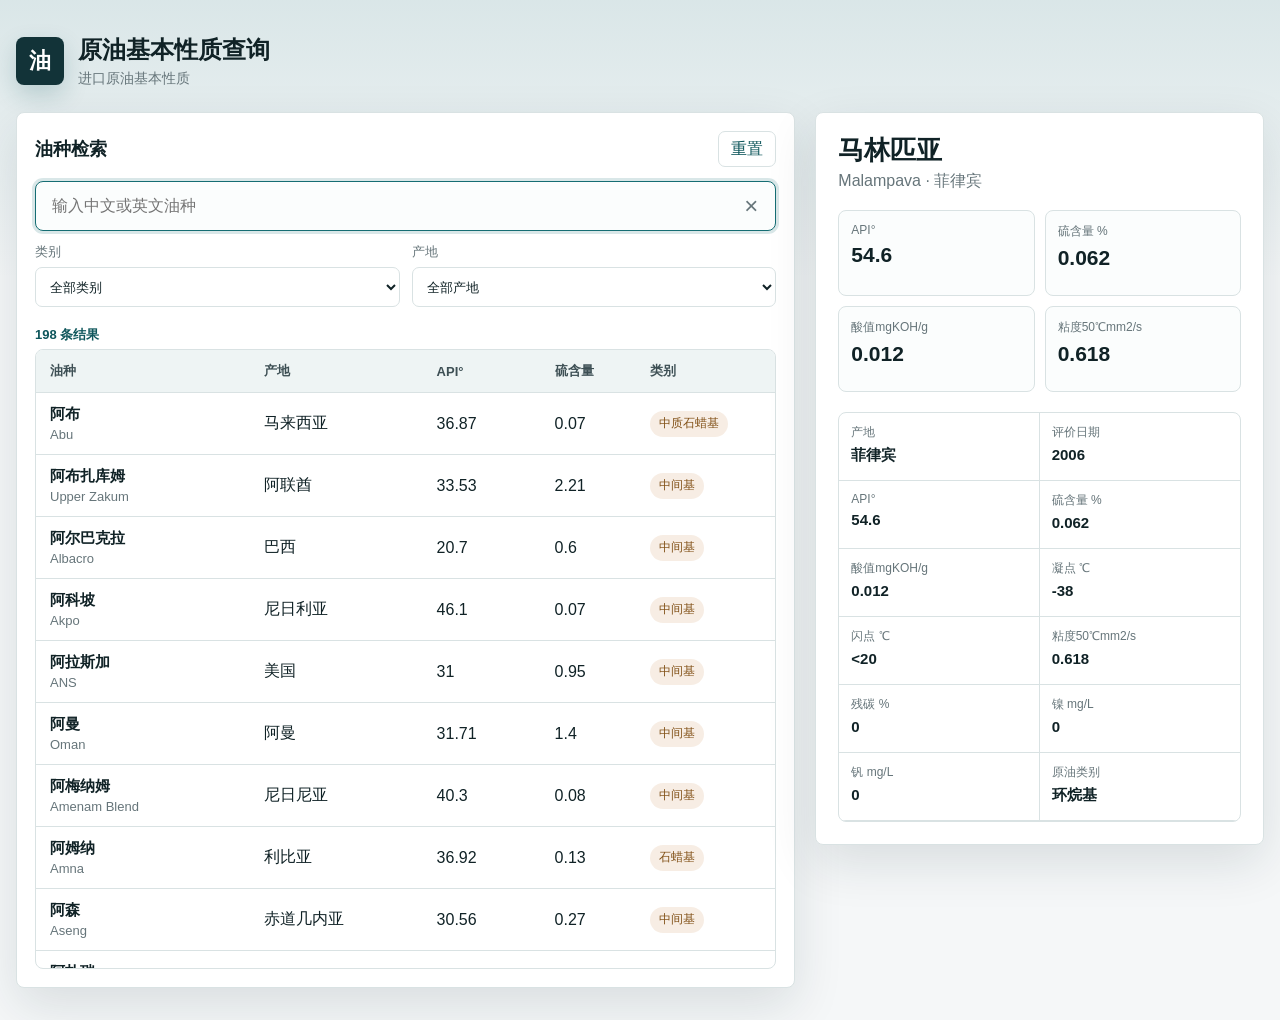
<file: index.html>
<!doctype html>
<html lang="zh-CN">
  <head>
    <meta charset="utf-8">
    <meta name="viewport" content="width=device-width, initial-scale=1">
    <title>原油基本性质查询</title>
    <link rel="stylesheet" href="./styles.css?v=20260520-1">
    <script async src="https://www.googletagmanager.com/gtag/js?id=G-TF93Z9QMNL"></script>
    <script>
      window.dataLayer = window.dataLayer || [];
      function gtag(){dataLayer.push(arguments);}
      gtag('js', new Date());
      gtag('config', 'G-TF93Z9QMNL');
    </script>
  </head>
  <body>
    <div class="app-shell">
      <header class="topbar">
        <div class="brand"><span class="brand-mark" aria-hidden="true">油</span><div><h1>原油基本性质查询</h1><p id="datasetMeta">进口原油基本性质数据</p></div></div>
        <div class="top-stats" aria-label="数据概览"><span><strong id="totalCount">0</strong> 油种</span><span><strong>15</strong> 字段</span></div>
      </header>
      <main class="workspace">
        <section class="query-panel" aria-labelledby="queryTitle">
          <div class="panel-head"><h2 id="queryTitle">油种检索</h2><button class="ghost-button" id="resetButton" type="button">重置</button></div>
          <div class="searchbar"><label class="sr-only" for="searchInput">油种名称</label><input id="searchInput" type="search" placeholder="输入中文或英文油种" autocomplete="off"><button class="icon-button" id="clearButton" type="button" title="清空搜索" aria-label="清空搜索">×</button></div>
          <div class="filters" aria-label="筛选"><label><span>类别</span><select id="classFilter"></select></label><label><span>产地</span><select id="originFilter"></select></label></div>
          <div class="result-meta"><span id="resultCount">0 条结果</span><span id="activeMatch">按相关度排序</span></div>
          <div class="table-wrap" role="region" aria-label="油种结果列表" tabindex="0"><table><thead><tr><th>油种</th><th>产地</th><th>API°</th><th>硫含量</th><th>类别</th></tr></thead><tbody id="resultBody"></tbody></table></div>
        </section>
        <aside class="detail-panel" id="detailPanel" aria-live="polite"></aside>
      </main>
    </div>
    <script src="./assets/row-b64/data-0.js?v=20260518-5"></script>
    <script src="./assets/row-b64/data-1.js?v=20260518-5"></script>
    <script src="./assets/row-b64/data-2.js?v=20260518-5"></script>
    <script src="./assets/row-b64/data-3.js?v=20260518-5"></script>
    <script src="./assets/row-b64/data-4.js?v=20260518-5"></script>
    <script src="./assets/row-b64/assemble.js?v=20260518-5"></script>
    <script src="./app.js?v=20260518-5"></script>
  </body>
</html>
</file>
<file: styles.css>
:root{--bg:#f5f7f8;--surface:#fff;--surface2:#eef4f4;--text:#102226;--muted:#66757a;--line:#d9e2e3;--accent:#156d73;--accent2:#0e565b;--warm:#b96f24;--shadow:0 18px 50px rgba(20,44,50,.12);font-family:"Microsoft YaHei","PingFang SC","Segoe UI",Arial,sans-serif;color:var(--text)}*{box-sizing:border-box}body{margin:0;min-height:100vh;background:linear-gradient(180deg,rgba(21,109,115,.12),rgba(21,109,115,0) 280px),var(--bg)}button,input,select{font:inherit}.app-shell{width:min(1440px,calc(100% - 32px));margin:0 auto;padding:24px 0 32px}.topbar{display:flex;align-items:center;justify-content:space-between;gap:20px;padding:10px 0 24px}.brand{display:flex;align-items:center;gap:14px}.brand-mark{display:grid;width:48px;height:48px;place-items:center;border-radius:8px;background:#123338;color:#fff;font-size:22px;font-weight:800;box-shadow:0 10px 24px rgba(14,86,91,.2)}h1,h2,h3,p{margin:0}h1{font-size:24px;font-weight:800}.brand p{margin-top:4px;color:var(--muted);font-size:14px}.top-stats{display:flex;gap:10px;flex-wrap:wrap;justify-content:flex-end}.top-stats span{border:1px solid rgba(21,109,115,.2);border-radius:8px;background:rgba(255,255,255,.72);padding:9px 12px;color:var(--muted);white-space:nowrap}.top-stats strong{color:var(--accent2)}.workspace{display:grid;grid-template-columns:minmax(0,1.65fr) minmax(360px,.95fr);gap:20px;align-items:start}.query-panel,.detail-panel{border:1px solid var(--line);border-radius:8px;background:var(--surface);box-shadow:var(--shadow)}.query-panel{min-width:0;padding:18px}.panel-head{display:flex;align-items:center;justify-content:space-between;gap:12px;margin-bottom:14px}.panel-head h2{font-size:18px}.ghost-button{min-height:36px;border:1px solid var(--line);border-radius:7px;background:#fff;color:var(--accent2);cursor:pointer;padding:0 12px}.ghost-button:hover{border-color:rgba(21,109,115,.45);background:var(--surface2)}.searchbar{position:relative;margin-bottom:12px}.searchbar input{width:100%;height:50px;border:1px solid var(--line);border-radius:8px;background:#fbfdfd;color:var(--text);outline:none;padding:0 50px 0 16px}.searchbar input:focus{border-color:var(--accent);box-shadow:0 0 0 3px rgba(21,109,115,.16)}.searchbar input[type=search]::-webkit-search-cancel-button,.searchbar input[type=search]::-webkit-search-decoration{appearance:none;-webkit-appearance:none}.icon-button{position:absolute;top:50%;right:8px;display:grid;width:34px;height:34px;transform:translateY(-50%);place-items:center;border:0;border-radius:7px;background:transparent;color:var(--muted);cursor:pointer;font-size:24px;line-height:1}.icon-button:hover{background:var(--surface2);color:#a6402c}.filters{display:grid;grid-template-columns:repeat(2,minmax(0,1fr));gap:12px;margin-bottom:14px}.filters label{display:grid;gap:6px;color:var(--muted);font-size:13px}.filters select{width:100%;min-height:40px;border:1px solid var(--line);border-radius:7px;background:#fff;color:var(--text);padding:0 10px}.result-meta{display:flex;align-items:center;justify-content:space-between;gap:12px;min-height:28px;color:var(--muted);font-size:13px}.result-meta span:first-child{color:var(--accent2);font-weight:700}.table-wrap{max-height:620px;overflow:auto;border:1px solid var(--line);border-radius:8px}table{width:100%;min-width:760px;border-collapse:collapse}thead th{position:sticky;top:0;z-index:1;background:#eef4f4;color:#3d4f54;font-size:13px;font-weight:700;text-align:left}th,td{border-bottom:1px solid var(--line);padding:12px 14px;vertical-align:middle}tbody tr{cursor:pointer}tbody tr:hover,tbody tr.is-selected{background:rgba(21,109,115,.08)}tbody tr.is-selected td:first-child{box-shadow:inset 3px 0 0 var(--accent)}.oil-name{display:grid;gap:3px}.oil-name strong{color:var(--text);font-size:15px}.oil-name span{color:var(--muted);font-size:13px}.badge{display:inline-flex;max-width:160px;min-height:26px;align-items:center;border-radius:999px;background:rgba(185,111,36,.12);color:#815016;padding:3px 9px;font-size:12px;white-space:nowrap}.detail-panel{position:sticky;top:20px;min-height:520px;padding:22px}.detail-title{display:flex;align-items:flex-start;justify-content:space-between;gap:14px;margin-bottom:18px}.detail-title h2{font-size:26px;line-height:1.2}.detail-title p{margin-top:5px;color:var(--muted)}.detail-index{flex:0 0 auto;border-radius:8px;background:#123338;color:#fff;padding:7px 10px;font-weight:800}.key-metrics{display:grid;grid-template-columns:repeat(2,minmax(0,1fr));gap:10px;margin-bottom:20px}.metric{min-height:86px;border:1px solid var(--line);border-radius:8px;background:#fbfdfd;padding:12px}.metric span,.property span{display:block;color:var(--muted);font-size:12px}.metric strong{display:block;margin-top:6px;color:var(--text);font-size:21px;line-height:1.15}.property-grid{display:grid;grid-template-columns:repeat(2,minmax(0,1fr));border:1px solid var(--line);border-radius:8px;overflow:hidden}.property{min-height:68px;border-right:1px solid var(--line);border-bottom:1px solid var(--line);padding:11px 12px}.property:nth-child(2n){border-right:0}.property strong{display:block;margin-top:5px;overflow-wrap:anywhere;color:var(--text);font-size:15px}.detail-empty,.no-results{padding:42px 14px;color:var(--muted);text-align:center}.sr-only{position:absolute;width:1px;height:1px;overflow:hidden;clip:rect(0,0,0,0);white-space:nowrap}@media(max-width:1020px){.workspace{grid-template-columns:1fr}.detail-panel{position:static}}@media(max-width:720px){.app-shell{width:min(100% - 20px,720px);padding-top:14px}.topbar,.detail-title{align-items:stretch;flex-direction:column}.top-stats{justify-content:flex-start}.filters,.key-metrics,.property-grid{grid-template-columns:1fr}table{min-width:650px}h1{font-size:21px}}.brand p{font-size:0}.brand p::before{content:"进口原油基本性质";font-size:14px}.top-stats,.detail-index,#activeMatch{display:none!important}
</file>
